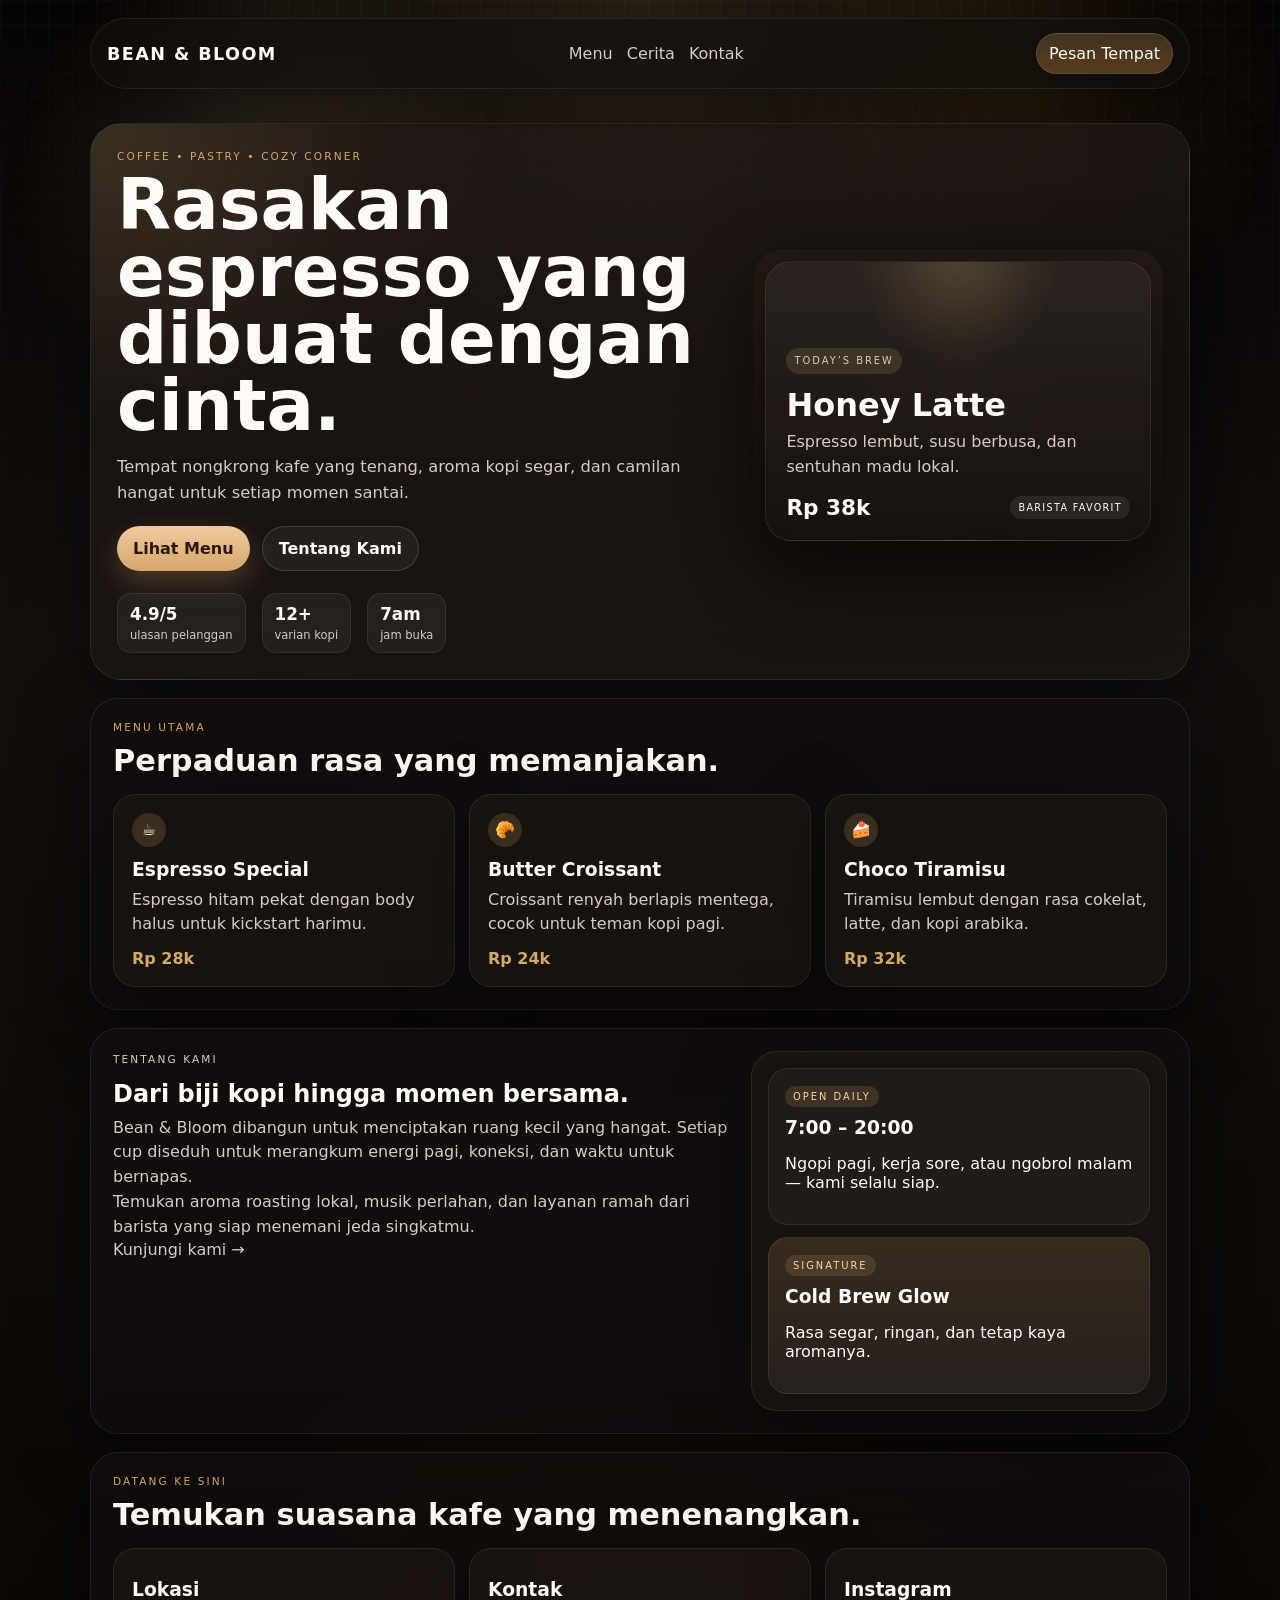
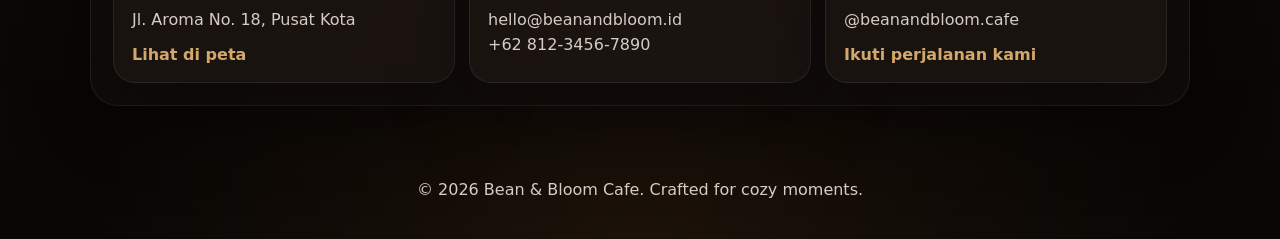
<file: index.html>
<!DOCTYPE html>
<html lang="id">
<head>
  <meta charset="UTF-8" />
  <meta name="viewport" content="width=device-width, initial-scale=1.0" />
  <title>Bean & Bloom Cafe</title>
  <meta name="description" content="Bean & Bloom Cafe menyajikan kopi spesial, camilan hangat, dan atmosfer cozy." />
  <link rel="stylesheet" href="styles.css" />
</head>
<body>
  <div class="page-bg"></div>

  <header class="topbar reveal" id="top">
    <a class="brand" href="index.html">Bean &amp; Bloom</a>
    <nav class="main-nav" aria-label="Navigasi utama">
      <a href="Index(menu).html">Menu</a>
      <a href="Index(about).html">Cerita</a>
      <a href="Index(contact).html">Kontak</a>
    </nav>
    <a class="cta-link" href="Index(contact).html">Pesan Tempat</a>
  </header>

  <main>
    <section class="hero reveal">
      <div class="hero-copy">
        <p class="eyebrow">Coffee • Pastry • Cozy Corner</p>
        <h1>Rasakan espresso yang dibuat dengan cinta.</h1>
        <p class="lead">Tempat nongkrong kafe yang tenang, aroma kopi segar, dan camilan hangat untuk setiap momen santai.</p>
        <div class="hero-actions">
          <a class="primary-btn" href="Index(menu).html">Lihat Menu</a>
          <a class="secondary-btn" href="Index(about).html">Tentang Kami</a>
        </div>
        <ul class="hero-stats" aria-label="Statistik kafe">
          <li><strong>4.9/5</strong><span>ulasan pelanggan</span></li>
          <li><strong>12+</strong><span>varian kopi</span></li>
          <li><strong>7am</strong><span>jam buka</span></li>
        </ul>
      </div>

      <div class="hero-card" aria-label="Poster kafe" src="Assets/Honey Cinnamon Latte Recipe.jpg">
        <div class="glass-panel">
          <p class="card-label">Today’s brew</p>
          <h2>Honey Latte</h2>
          <p>Espresso lembut, susu berbusa, dan sentuhan madu lokal.</p>
          <div class="price-row">
            <span class="price">Rp 38k</span>
            <span class="pill">Barista favorit</span>
          </div>
        </div>
      </div>
    </section>

    <section class="section reveal" id="menu">
      <div class="section-heading">
        <p class="eyebrow">Menu utama</p>
        <h2>Perpaduan rasa yang memanjakan.</h2>
      </div>

      <div class="menu-grid">
        <article class="menu-card">
          <div class="menu-icon">☕</div>
          <h3>Espresso Special</h3>
          <p>Espresso hitam pekat dengan body halus untuk kickstart harimu.</p>
          <span class="menu-price">Rp 28k</span>
        </article>

        <article class="menu-card">
          <div class="menu-icon">🥐</div>
          <h3>Butter Croissant</h3>
          <p>Croissant renyah berlapis mentega, cocok untuk teman kopi pagi.</p>
          <span class="menu-price">Rp 24k</span>
        </article>

        <article class="menu-card">
          <div class="menu-icon">🍰</div>
          <h3>Choco Tiramisu</h3>
          <p>Tiramisu lembut dengan rasa cokelat, latte, dan kopi arabika.</p>
          <span class="menu-price">Rp 32k</span>
        </article>
      </div>
    </section>

    <section class="section split reveal" id="story">
      <article class="story-copy">
        <p class="eyebrow">Tentang kami</p>
        <h2>Dari biji kopi hingga momen bersama.</h2>
        <p>Bean &amp; Bloom dibangun untuk menciptakan ruang kecil yang hangat. Setiap cup diseduh untuk merangkum energi pagi, koneksi, dan waktu untuk bernapas.</p>
        <p>Temukan aroma roasting lokal, musik perlahan, dan layanan ramah dari barista yang siap menemani jeda singkatmu.</p>
        <a class="text-link" href="Index(contact).html">Kunjungi kami &rarr;</a>
      </article>

      <article class="story-panel" aria-label="Highlight cafe">
        <div class="mini-card">
          <span class="mini-tag">Open daily</span>
          <h3>7:00 – 20:00</h3>
          <p>Ngopi pagi, kerja sore, atau ngobrol malam — kami selalu siap.</p>
        </div>
        <div class="mini-card accent">
          <span class="mini-tag">Signature</span>
          <h3>Cold Brew Glow</h3>
          <p>Rasa segar, ringan, dan tetap kaya aromanya.</p>
        </div>
      </article>
    </section>

    <section class="section reveal" id="visit">
      <div class="section-heading">
        <p class="eyebrow">Datang ke sini</p>
        <h2>Temukan suasana kafe yang menenangkan.</h2>
      </div>

      <div class="visit-grid">
        <article class="visit-card">
          <h3>Lokasi</h3>
          <p>Jl. Aroma No. 18, Pusat Kota</p>
          <a href="https://maps.google.com" target="_blank" rel="noopener">Lihat di peta</a>
        </article>

        <article class="visit-card">
          <h3>Kontak</h3>
          <p>hello@beanandbloom.id</p>
          <p>+62 812-3456-7890</p>
        </article>

        <article class="visit-card">
          <h3>Instagram</h3>
          <p>@beanandbloom.cafe</p>
          <a href="https://instagram.com" target="_blank" rel="noopener">Ikuti perjalanan kami</a>
        </article>
      </div>
    </section>
  </main>

  <footer class="footer reveal">
    <p>© <span id="year"></span> Bean &amp; Bloom Cafe. Crafted for cozy moments.</p>
  </footer>

  <script src="script.js"></script>
</body>
</html>
</file>
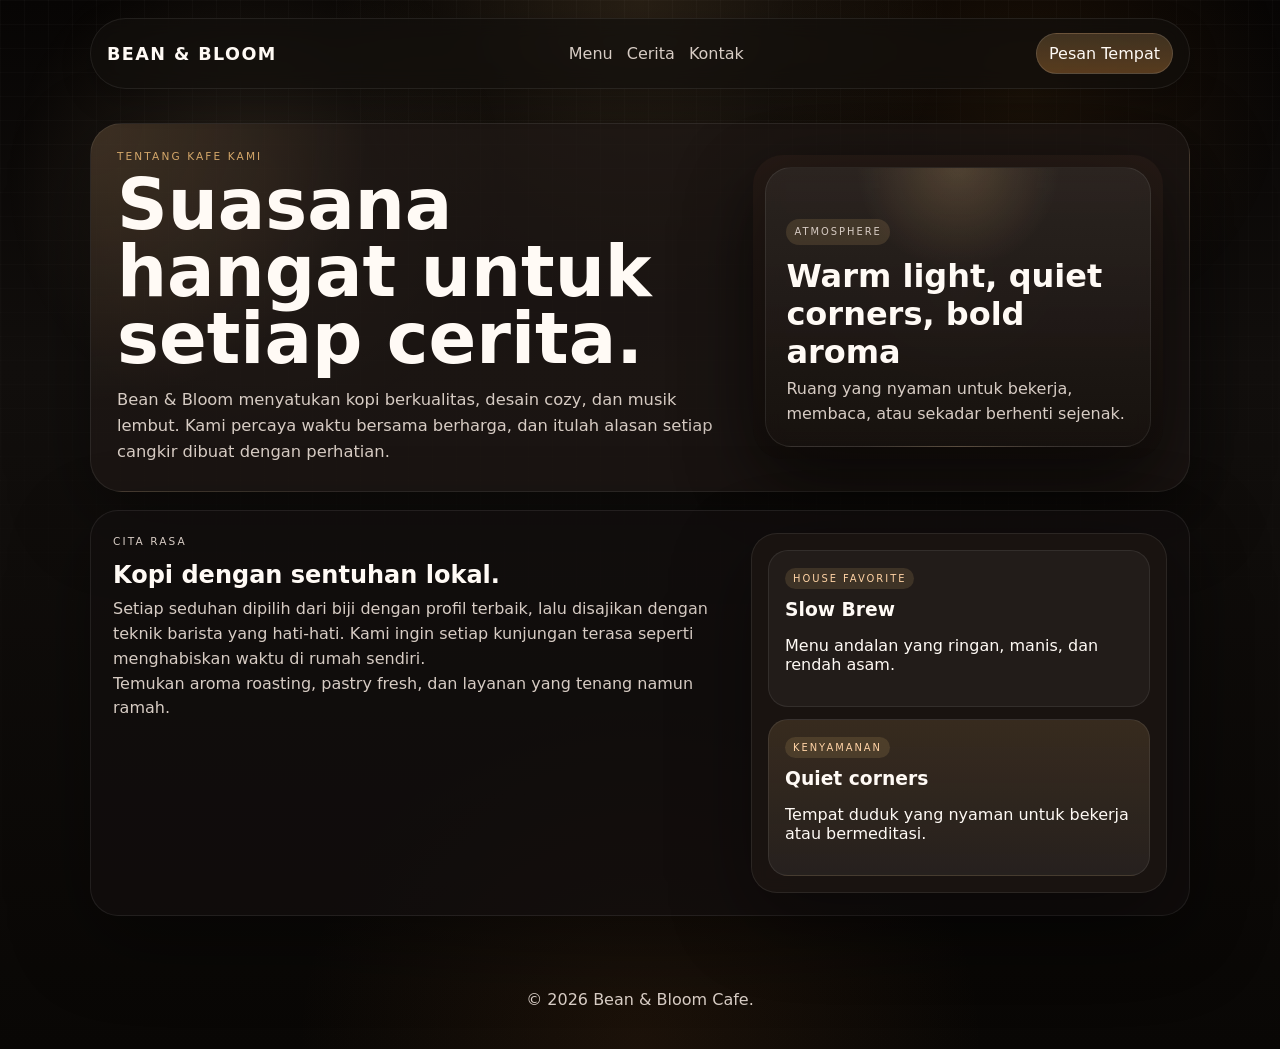
<file: Index(about).html>
<!DOCTYPE html>
<html lang="id">
<head>
  <meta charset="UTF-8" />
  <meta name="viewport" content="width=device-width, initial-scale=1.0" />
  <title>Tentang Kami | Nama</title>
  <meta name="description" content="Kenali Bean & Bloom Cafe, ruang cozy untuk kopi dan cerita." />
  <link rel="stylesheet" href="styles.css" />
</head>
<body>
  <div class="page-bg"></div>

  <header class="topbar reveal" id="top">
    <a class="brand" href="index.html">Bean &amp; Bloom</a>
    <nav class="main-nav" aria-label="Navigasi utama">
      <a href="Index(menu).html">Menu</a>
      <a href="Index(about).html">Cerita</a>
      <a href="Index(contact).html">Kontak</a>
    </nav>
    <a class="cta-link" href="Index(contact).html">Pesan Tempat</a>
  </header>

  <main>
    <section class="hero reveal">
      <div class="hero-copy">
        <p class="eyebrow">Tentang kafe kami</p>
        <h1>Suasana hangat untuk setiap cerita.</h1>
        <p class="lead">Bean &amp; Bloom menyatukan kopi berkualitas, desain cozy, dan musik lembut. Kami percaya waktu bersama berharga, dan itulah alasan setiap cangkir dibuat dengan perhatian.</p>
      </div>

      <div class="hero-card">
        <div class="glass-panel animated-item">
          <p class="card-label">Atmosphere</p>
          <h2>Warm light, quiet corners, bold aroma</h2>
          <p>Ruang yang nyaman untuk bekerja, membaca, atau sekadar berhenti sejenak.</p>
        </div>
      </div>
    </section>

    <section class="section split reveal">
      <article class="story-copy">
        <p class="eyebrow">Cita rasa</p>
        <h2>Kopi dengan sentuhan lokal.</h2>
        <p>Setiap seduhan dipilih dari biji dengan profil terbaik, lalu disajikan dengan teknik barista yang hati-hati. Kami ingin setiap kunjungan terasa seperti menghabiskan waktu di rumah sendiri.</p>
        <p>Temukan aroma roasting, pastry fresh, dan layanan yang tenang namun ramah.</p>
      </article>

      <article class="story-panel" aria-label="Rangkuman cafe">
        <div class="mini-card">
          <span class="mini-tag">House favorite</span>
          <h3>Slow Brew</h3>
          <p>Menu andalan yang ringan, manis, dan rendah asam.</p>
        </div>
        <div class="mini-card accent">
          <span class="mini-tag">Kenyamanan</span>
          <h3>Quiet corners</h3>
          <p>Tempat duduk yang nyaman untuk bekerja atau bermeditasi.</p>
        </div>
      </article>
    </section>
  </main>

  <footer class="footer reveal">
    <p>© <span id="year"></span> Bean &amp; Bloom Cafe.</p>
  </footer>

  <script src="script.js"></script>
</body>
</html>
</file>
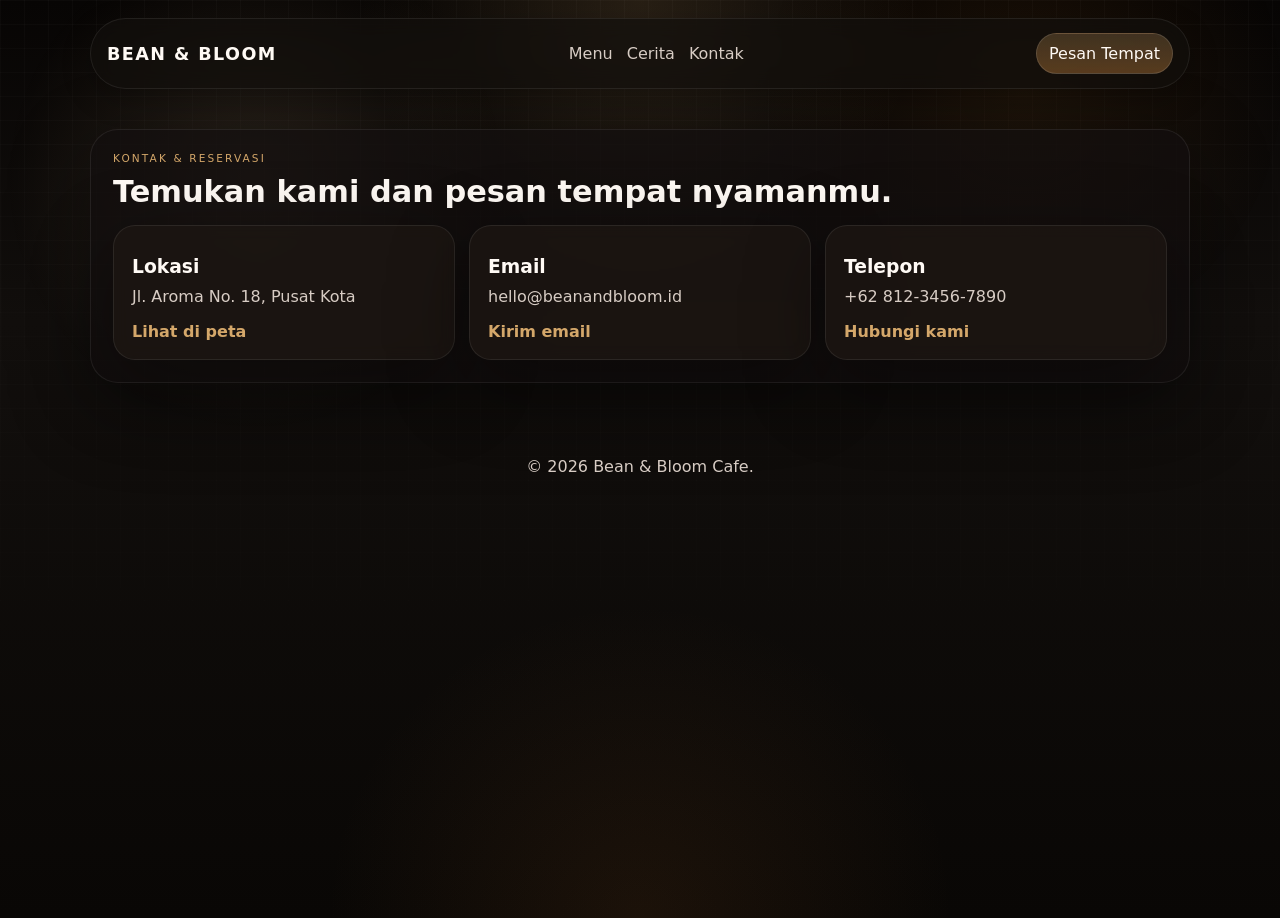
<file: Index(contact).html>
<!DOCTYPE html>
<html lang="id">
<head>
  <meta charset="UTF-8" />
  <meta name="viewport" content="width=device-width, initial-scale=1.0" />
  <title>Kontak | Bean & Bloom Cafe</title>
  <meta name="description" content="Hubungi Bean & Bloom Cafe untuk reservasi dan informasi." />
  <link rel="stylesheet" href="styles.css" />
</head>
<body>
  <div class="page-bg"></div>

  <header class="topbar reveal" id="top">
    <a class="brand" href="index.html">Bean &amp; Bloom</a>
    <nav class="main-nav" aria-label="Navigasi utama">
      <a href="Index(menu).html">Menu</a>
      <a href="Index(about).html">Cerita</a>
      <a href="Index(contact).html">Kontak</a>
    </nav>
    <a class="cta-link" href="Index(contact).html">Pesan Tempat</a>
  </header>

  <main>
    <section class="section reveal">
      <div class="section-heading">
        <p class="eyebrow">Kontak & reservasi</p>
        <h2>Temukan kami dan pesan tempat nyamanmu.</h2>
      </div>

      <div class="visit-grid">
        <article class="visit-card">
          <h3>Lokasi</h3>
          <p>Jl. Aroma No. 18, Pusat Kota</p>
          <a href="https://maps.google.com" target="_blank" rel="noopener">Lihat di peta</a>
        </article>

        <article class="visit-card">
          <h3>Email</h3>
          <p>hello@beanandbloom.id</p>
          <a href="mailto:hello@beanandbloom.id">Kirim email</a>
        </article>

        <article class="visit-card">
          <h3>Telepon</h3>
          <p>+62 812-3456-7890</p>
          <a href="tel:+6281234567890">Hubungi kami</a>
        </article>
      </div>
    </section>
  </main>

  <footer class="footer reveal">
    <p>© <span id="year"></span> Bean &amp; Bloom Cafe.</p>
  </footer>

  <script src="script.js"></script>
</body>
</html>
</file>
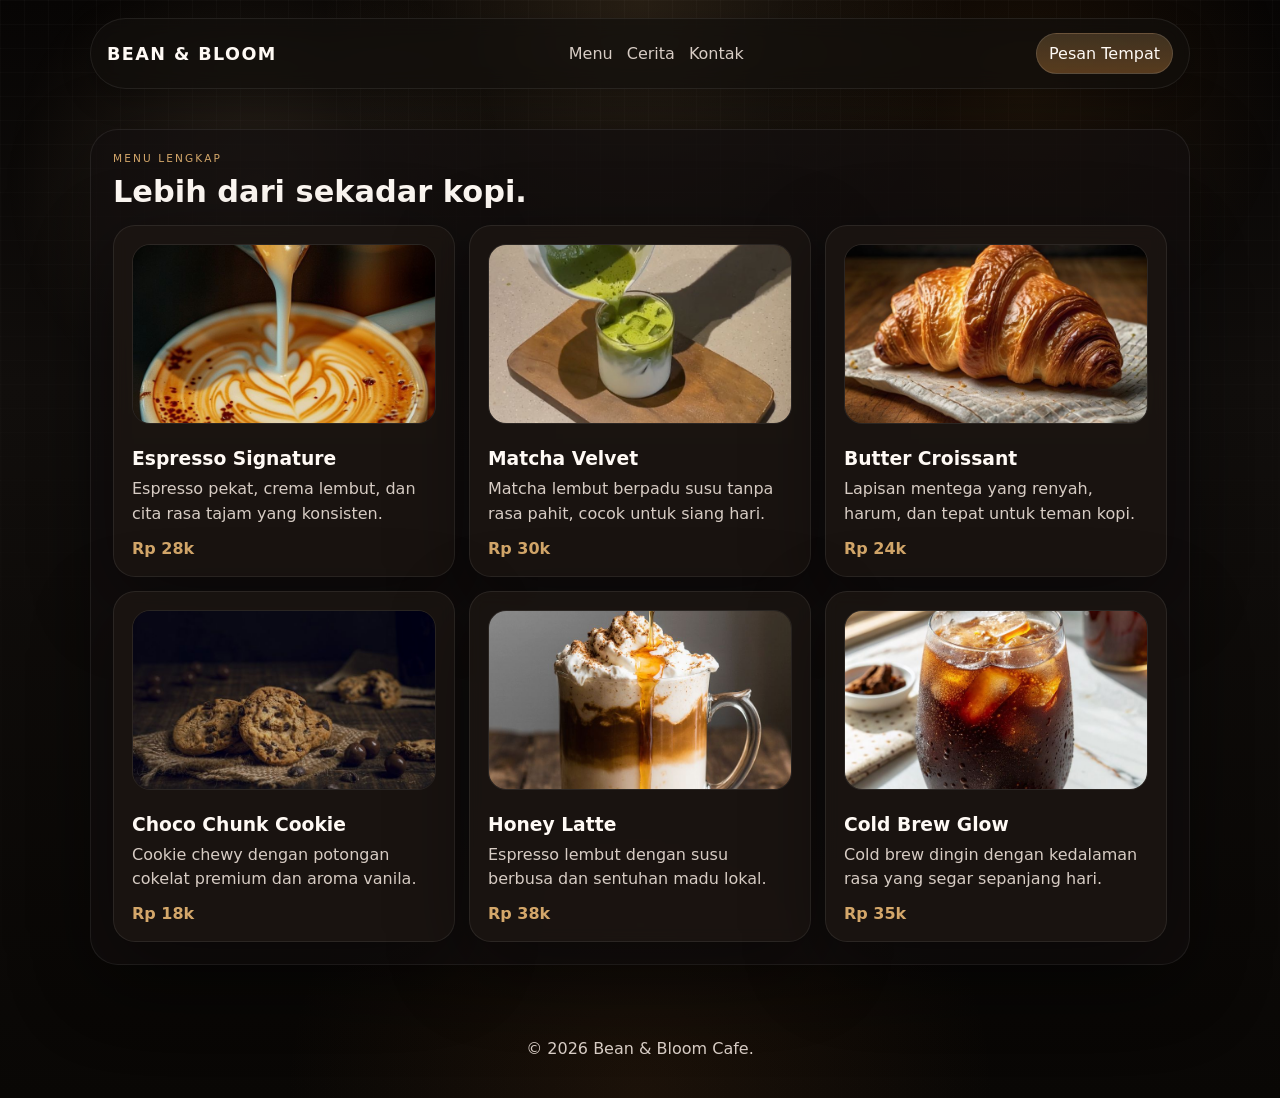
<file: Index(menu).html>
<!DOCTYPE html>
<html lang="id">
<head>
  <meta charset="UTF-8" />
  <meta name="viewport" content="width=device-width, initial-scale=1.0" />
  <title>Menu | Bean & Bloom Cafe</title>
  <meta name="description" content="Lihat menu lengkap Bean & Bloom Cafe." />
  <link rel="stylesheet" href="styles.css" />
</head>
<body>
  <div class="page-bg"></div>

  <header class="topbar reveal" id="top">
    <a class="brand" href="index.html">Bean &amp; Bloom</a>
    <nav class="main-nav" aria-label="Navigasi utama">
      <a href="Index(menu).html">Menu</a>
      <a href="Index(about).html">Cerita</a>
      <a href="Index(contact).html">Kontak</a>
    </nav>
    <a class="cta-link" href="Index(contact).html">Pesan Tempat</a>
  </header>

  <main>
    <section class="section reveal">
      <div class="section-heading">
        <p class="eyebrow">Menu lengkap</p>
        <h2>Lebih dari sekadar kopi.</h2>
      </div>

      <div class="menu-grid">
        <article class="menu-card">
          <img class="menu-image" src="Espresso.jpg" alt="Cangkir espresso dan kopi" loading="lazy" />
          <h3>Espresso Signature</h3>
          <p>Espresso pekat, crema lembut, dan cita rasa tajam yang konsisten.</p>
          <span class="menu-price">Rp 28k</span>
        </article>

        <article class="menu-card">
          <img class="menu-image" src="Matcha Velvet.jpg" alt="Matcha latte" loading="lazy" />
          <h3>Matcha Velvet</h3>
          <p>Matcha lembut berpadu susu tanpa rasa pahit, cocok untuk siang hari.</p>
          <span class="menu-price">Rp 30k</span>
        </article>

        <article class="menu-card">
          <img class="menu-image" src="Croissant.jpg" alt="Croissant panggang" loading="lazy" />
          <h3>Butter Croissant</h3>
          <p>Lapisan mentega yang renyah, harum, dan tepat untuk teman kopi.</p>
          <span class="menu-price">Rp 24k</span>
        </article>

        <article class="menu-card">
          <img class="menu-image" src="Cookie.jpg" alt="Cookie cokelat hangat" loading="lazy" />
          <h3>Choco Chunk Cookie</h3>
          <p>Cookie chewy dengan potongan cokelat premium dan aroma vanila.</p>
          <span class="menu-price">Rp 18k</span>
        </article>

        <article class="menu-card">
          <img class="menu-image" src="Honey Cinnamon Latte Recipe.jpg" alt="Latte dengan foam" loading="lazy" />
          <h3>Honey Latte</h3>
          <p>Espresso lembut dengan susu berbusa dan sentuhan madu lokal.</p>
          <span class="menu-price">Rp 38k</span>
        </article>

        <article class="menu-card">
          <img class="menu-image" src="ColdBrew.jpg" alt="Cold brew segar" loading="lazy" />
          <h3>Cold Brew Glow</h3>
          <p>Cold brew dingin dengan kedalaman rasa yang segar sepanjang hari.</p>
          <span class="menu-price">Rp 35k</span>
        </article>
      </div>
    </section>
  </main>

  <footer class="footer reveal">
    <p>© <span id="year"></span> Bean &amp; Bloom Cafe.</p>
  </footer>

  <script src="script.js"></script>
</body>
</html>
</file>
<file: styles.css>
:root {
  --bg: #140f0b;
  --bg-soft: rgba(33, 24, 20, 0.78);
  --bg-card: rgba(41, 31, 26, 0.84);
  --border: rgba(226, 185, 150, 0.24);
  --accent: #d4a76a;
  --accent-strong: #b87b3b;
  --accent-soft: rgba(212, 167, 106, 0.14);
  --text-main: #fffaf5;
  --text-muted: #d7ccc4;
  --shadow: 0 24px 80px rgba(0, 0, 0, 0.38);
  --radius: 26px;
}

* { box-sizing: border-box; }
html { scroll-behavior: smooth; }
body {
  margin: 0;
  min-height: 100vh;
  font-family: 'Inter', system-ui, sans-serif;
  color: var(--text-main);
  background:
    radial-gradient(circle at top, rgba(212, 167, 106, 0.16), transparent 25%),
    radial-gradient(circle at bottom, rgba(164, 96, 39, 0.12), transparent 28%),
    linear-gradient(180deg, #070504, #120f0d 35%, #090705 100%);
}

body::before {
  content: "";
  position: fixed;
  inset: 0;
  background-image: linear-gradient(rgba(255,255,255,0.03) 1px, transparent 1px), linear-gradient(90deg, rgba(255,255,255,0.03) 1px, transparent 1px);
  background-size: 24px 24px;
  mask-image: linear-gradient(180deg, rgba(0,0,0,0.72), transparent 88%);
  pointer-events: none;
}

.page-bg {
  position: fixed;
  inset: 0;
  pointer-events: none;
  background:
    radial-gradient(circle at 20% 20%, rgba(251,209,158,0.12), transparent 20%),
    radial-gradient(circle at 80% 10%, rgba(172, 103, 32, 0.12), transparent 20%);
  filter: blur(0.5px);
}

.topbar {
  position: sticky;
  top: 0;
  z-index: 10;
  display: flex;
  align-items: center;
  justify-content: space-between;
  gap: 16px;
  margin: 18px auto 0;
  width: min(1100px, calc(100% - 24px));
  padding: 14px 16px;
  border: 1px solid rgba(255,255,255,0.08);
  border-radius: 999px;
  background: rgba(19, 15, 13, 0.68);
  backdrop-filter: blur(10px);
  box-shadow: 0 10px 30px rgba(0,0,0,0.24);
}

.brand {
  color: var(--text-main);
  text-decoration: none;
  font-size: 1.1rem;
  font-weight: 800;
  letter-spacing: 0.08em;
  text-transform: uppercase;
}

.main-nav {
  display: flex;
  gap: 14px;
}

.main-nav a, .cta-link, .text-link {
  color: var(--text-muted);
  text-decoration: none;
  transition: color 0.25s ease, transform 0.25s ease, background 0.25s ease;
}

.main-nav a:hover, .cta-link:hover, .text-link:hover {
  color: var(--text-main);
  transform: translateY(-1px);
}

.cta-link {
  padding: 10px 12px;
  border-radius: 999px;
  background: linear-gradient(180deg, rgba(212, 167, 106, 0.24), rgba(184, 123, 59, 0.42));
  color: var(--text-main);
  border: 1px solid rgba(255,255,255,0.12);
}

main {
  width: min(1100px, calc(100% - 24px));
  margin: 0 auto;
  padding: 22px 0 34px;
}

.hero {
  display: grid;
  grid-template-columns: 1.2fr 0.8fr;
  gap: 22px;
  align-items: center;
  margin-top: 12px;
  padding: 26px;
  border-radius: 32px;
  background:
    radial-gradient(circle at top left, rgba(212,167,106,0.18), transparent 24%),
    rgba(31, 24, 21, 0.72);
  border: 1px solid rgba(255,255,255,0.08);
  box-shadow: var(--shadow);
}

.eyebrow {
  margin: 0 0 10px;
  color: var(--accent);
  letter-spacing: 0.2em;
  text-transform: uppercase;
  font-size: 0.66rem;
}

.hero h1 {
  margin: 0;
  font-size: clamp(2.9rem, 6vw, 4.4rem);
  line-height: 0.95;
}

.lead {
  max-width: 640px;
  margin: 14px 0 0;
  color: var(--text-muted);
  font-size: 1.02rem;
  line-height: 1.6;
}

.hero-actions {
  display: flex;
  gap: 12px;
  margin-top: 20px;
}

.primary-btn, .secondary-btn {
  display: inline-flex;
  align-items: center;
  justify-content: center;
  padding: 12px 16px;
  border-radius: 999px;
  font-weight: 700;
  text-decoration: none;
  transition: transform 0.25s ease, box-shadow 0.25s ease, background 0.25s ease;
}

.primary-btn {
  color: #2a180f;
  background: linear-gradient(180deg, #f0ca9f, var(--accent));
  box-shadow: 0 12px 28px rgba(212, 167, 106, 0.26);
}

.secondary-btn {
  color: var(--text-main);
  border: 1px solid rgba(255,255,255,0.14);
  background: rgba(255,255,255,0.05);
}

.primary-btn:hover, .secondary-btn:hover {
  transform: translateY(-2px);
}

.hero-stats {
  list-style: none;
  display: flex;
  gap: 16px;
  padding: 0;
  margin: 22px 0 0;
}

.hero-stats li {
  display: flex;
  flex-direction: column;
  gap: 4px;
  padding: 10px 12px;
  border-radius: 14px;
  background: rgba(255,255,255,0.05);
  border: 1px solid rgba(255,255,255,0.08);
}

.hero-stats strong {
  font-size: 1.05rem;
}

.hero-stats span {
  color: var(--text-muted);
  font-size: 0.72rem;
}

.hero-card {
  display: flex;
  justify-content: center;
  border-radius: 30px;
  padding: 12px;
  background:
    linear-gradient(180deg, rgba(39, 27, 21, 0.72), rgba(19, 14, 11, 0.92)),
    radial-gradient(circle at center, rgba(212, 167, 106, 0.22), transparent 38%),
    #1e1614;
  box-shadow: var(--shadow);
}

.glass-panel, .menu-card, .story-panel, .visit-card {
  background: rgba(29, 23, 19, 0.78);
  border: 1px solid rgba(255,255,255,0.08);
  box-shadow: var(--shadow);
  backdrop-filter: blur(8px);
}

.glass-panel {
  width: 100%;
  border-radius: 26px;
  padding: 20px;
  min-height: 280px;
  display: flex;
  flex-direction: column;
  justify-content: flex-end;
  background:
    linear-gradient(180deg, rgba(255,255,255,0.06), rgba(0,0,0,0.14)),
    radial-gradient(circle at top, rgba(212,167,106,0.22), transparent 30%),
    rgba(29, 23, 19, 0.78);
}

.animated-item {
  animation: floatGlow 4.2s ease-in-out infinite;
}

@keyframes floatGlow {
  0%, 100% {
    transform: translateY(0px);
    box-shadow: 0 24px 80px rgba(0,0,0,0.38);
  }
  50% {
    transform: translateY(-8px);
    box-shadow: 0 30px 90px rgba(212, 167, 106, 0.26);
  }
}

.card-label, .mini-tag {
  display: inline-flex;
  align-items: center;
  width: fit-content;
  font-size: 0.62rem;
  letter-spacing: 0.2em;
  text-transform: uppercase;
  padding: 5px 8px;
  border-radius: 999px;
  background: rgba(212, 167, 106, 0.16);
  color: #ffd3a5;
}

.glass-panel h2 {
  margin: 12px 0 6px;
  font-size: 2rem;
}

.glass-panel p {
  margin: 0;
  color: var(--text-muted);
  line-height: 1.55;
}

.price-row {
  display: flex;
  align-items: center;
  justify-content: space-between;
  gap: 10px;
  margin-top: 16px;
}

.price {
  font-size: 1.35rem;
  font-weight: 800;
}

.pill {
  padding: 6px 8px;
  border-radius: 999px;
  font-size: 0.6rem;
  letter-spacing: 0.14em;
  text-transform: uppercase;
  background: rgba(255,255,255,0.08);
  color: var(--text-main);
}

.section {
  margin-top: 18px;
  padding: 22px;
  border-radius: 28px;
  background: rgba(18, 15, 14, 0.72);
  border: 1px solid rgba(255,255,255,0.08);
  box-shadow: var(--shadow);
}

.section-heading h2 {
  margin: 0;
  font-size: 1.9rem;
}

.menu-grid, .visit-grid {
  display: grid;
  grid-template-columns: repeat(3, 1fr);
  gap: 14px;
  margin-top: 16px;
}

.menu-card, .visit-card {
  border-radius: 22px;
  padding: 18px;
  transition: transform 0.28s ease, border-color 0.28s ease, box-shadow 0.28s ease;
  display: flex;
  flex-direction: column;
}

.menu-card:hover, .visit-card:hover {
  transform: translateY(-4px);
  border-color: rgba(212, 167, 106, 0.48);
  box-shadow: 0 18px 40px rgba(0,0,0,0.28);
}

.menu-image {
  width: 100%;
  height: 180px;
  object-fit: cover;
  border-radius: 18px;
  margin-bottom: 12px;
  border: 1px solid rgba(255,255,255,0.08);
}

.menu-icon {
  display: inline-grid;
  place-items: center;
  width: 34px;
  height: 34px;
  border-radius: 999px;
  background: rgba(212, 167, 106, 0.18);
  font-size: 1rem;
}

.menu-card h3, .visit-card h3, .story-copy h2 {
  margin: 12px 0 8px;
}

.menu-card p, .visit-card p, .story-copy p {
  margin: 0;
  color: var(--text-muted);
  line-height: 1.55;
}

.menu-price {
  display: inline-block;
  margin-top: 12px;
  color: var(--accent);
  font-weight: 800;
}

.split {
  display: grid;
  grid-template-columns: 1.2fr 0.8fr;
  gap: 14px;
}

.story-panel {
  border-radius: 26px;
  padding: 16px;
  display: grid;
  gap: 12px;
}

.mini-card {
  padding: 16px;
  border-radius: 20px;
  background: rgba(255,255,255,0.04);
  border: 1px solid rgba(255,255,255,0.08);
}

.mini-card.accent {
  background: linear-gradient(180deg, rgba(212,167,106,0.16), rgba(255,255,255,0.06));
}

.mini-card h3 {
  margin: 10px 0 6px;
}

.visit-card a {
  display: inline-block;
  margin-top: 12px;
  color: var(--accent);
  text-decoration: none;
  font-weight: 700;
}

.footer {
  width: min(1100px, calc(100% - 24px));
  margin: 12px auto 0;
  padding: 12px 4px 24px;
  color: var(--text-muted);
  text-align: center;
}

.reveal {
  opacity: 0;
  transform: translateY(18px);
  transition: opacity 0.6s ease, transform 0.6s ease;
}

.reveal.is-visible {
  opacity: 1;
  transform: translateY(0);
}

@media (max-width: 900px) {
  .topbar {
    border-radius: 24px;
    padding: 12px 14px;
    flex-wrap: wrap;
    justify-content: center;
  }

  .brand {
    width: 100%;
    text-align: center;
  }

  .main-nav {
    display: flex;
    flex-wrap: wrap;
    justify-content: center;
    width: 100%;
    gap: 10px;
  }

  .cta-link {
    width: 100%;
    justify-content: center;
  }

  .hero, .split {
    grid-template-columns: 1fr;
  }

  .menu-grid, .visit-grid {
    grid-template-columns: repeat(2, 1fr);
  }
}

@media (max-width: 640px) {
  main {
    width: min(100%, calc(100% - 12px));
    padding-top: 10px;
  }

  .topbar {
    margin-top: 10px;
    width: calc(100% - 12px);
  }

  .hero {
    padding: 18px;
  }

  .hero h1 {
    font-size: clamp(2.2rem, 11vw, 3rem);
  }

  .lead {
    font-size: 0.98rem;
  }

  .hero-actions {
    flex-direction: column;
  }

  .hero-stats {
    display: grid;
    grid-template-columns: repeat(2, 1fr);
  }

  .menu-grid, .visit-grid {
    grid-template-columns: 1fr;
  }

  .section {
    padding: 18px;
  }

  .glass-panel {
    min-height: 220px;
  }

  .main-nav a {
    font-size: 0.92rem;
  }
}

@media (max-width: 480px) {
  body {
    padding-bottom: 12px;
  }

  .topbar {
    border-radius: 20px;
    padding: 10px;
  }

  .brand {
    font-size: 0.95rem;
  }

  .main-nav {
    gap: 6px;
  }

  .main-nav a {
    padding: 6px 9px;
    border-radius: 999px;
    background: rgba(255,255,255,0.05);
  }

  .cta-link {
    width: 100%;
    border-radius: 999px;
  }

  .hero {
    padding: 16px;
    gap: 16px;
  }

  .hero-stats {
    grid-template-columns: 1fr;
  }

  .glass-panel {
    min-height: 200px;
  }

  .section {
    padding: 16px;
    border-radius: 22px;
  }

  .story-panel {
    padding: 12px;
  }

  .menu-card, .visit-card {
    padding: 15px;
  }
}

@media (hover: none) {
  .menu-card:hover, .visit-card:hover {
    transform: none;
    border-color: rgba(255,255,255,0.08);
    box-shadow: var(--shadow);
  }
}

@media (prefers-reduced-motion: reduce) {
  html {
    scroll-behavior: auto;
  }

  *, *::before, *::after {
    animation-duration: 0.01ms !important;
    animation-iteration-count: 1 !important;
    transition-duration: 0.01ms !important;
    scroll-behavior: auto !important;
  }
}
</file>
